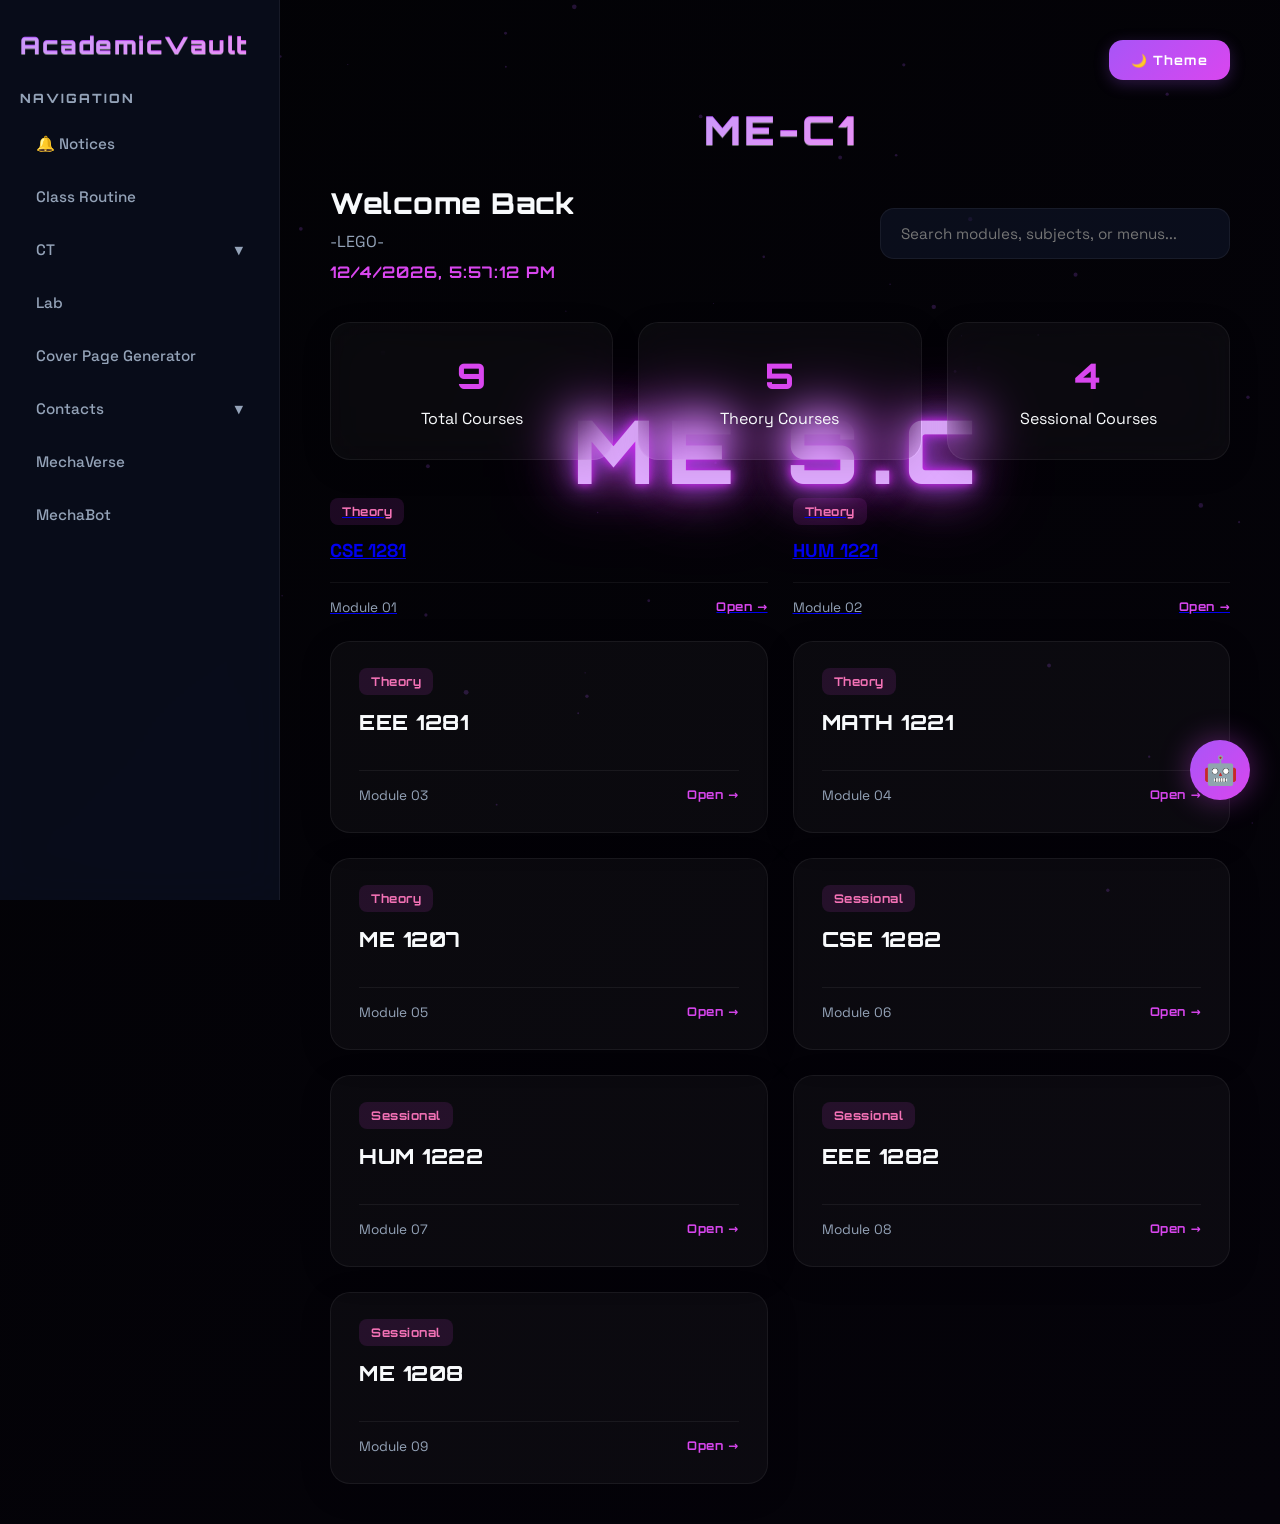
<file: index.html>
<!DOCTYPE html>
<html lang="en">
<head>
    <meta charset="UTF-8">
    <meta name="viewport" content="width=device-width, initial-scale=1.0">
    <title>Academic Vault | ME-C1</title>
    <link href="https://fonts.googleapis.com/css2?family=Inter:wght@400;500;600;700;800;900&display=swap" rel="stylesheet">
    <link rel="stylesheet" href="style.css">
</head>
<body>

    <canvas id="bg-canvas"></canvas>

    <div class="sc-diagonal-container">
        <div class="sc-background-text">ME S.C</div>
    </div>

    <header class="mobile-top-nav">
        <div class="mobile-brand">AcademicVault</div>
        <button id="menu-toggle" aria-label="Toggle Navigation Menu">
            <span class="bar"></span>
            <span class="bar"></span>
            <span class="bar"></span>
        </button>
    </header>

    <div class="app-container">
        <aside id="sidebar">
            <div class="brand">AcademicVault</div>
            
            <p class="nav-label">Navigation</p>
            <nav class="filter-menu">
                <a href="notice.html" target="_blank" class="filter-link" data-searchable="true">🔔 Notices</a>
                
                <a href="https://drive.google.com/file/d/1fqYOwr4vL2MEGUcEK6h9fCZhQkBFHQRj/view?usp=drive_link" class="filter-link" data-searchable="true">Class Routine</a>
                
                <div class="submenu-container" data-menu="ct">
                    <button class="submenu-trigger" aria-expanded="false">
                        <span>CT</span>
                        <span class="arrow">▼</span>
                    </button>
                    <div class="submenu">
                        <a href="https://drive.google.com/drive/folders/1e1M5S8H6cBG0m8AXxA0c-63E8_gGF8Ke?usp=drive_link" class="submenu-link" data-searchable="true">CT Syllabus</a>
                        <a href="https://drive.google.com/file/d/1YNEhEwLGnBkW3FYcPSHFsPYkLbB_OAie/view?usp=drive_link" target="_blank" class="submenu-link" data-searchable="true">CT Routine</a>
                    </div>
                </div>

                <a href="#" class="filter-link" data-searchable="true">Lab</a>
                <a href="https://ruet-cover-page.github.io/" target="_blank" class="filter-link" data-searchable="true">Cover Page Generator</a>
                
                <div class="submenu-container" data-menu="contacts">
                    <button class="submenu-trigger" aria-expanded="false">
                        <span>Contacts</span>
                        <span class="arrow">▼</span>
                    </button>
                    <div class="submenu">
                        <a href="#" class="submenu-link" data-searchable="true">25 Series</a>
                        <a href="https://ruet-me24.github.io/ruet-me24c/" target="_blank" class="submenu-link" data-searchable="true">24 Series</a>
                    </div>
                </div>

                <a href="https://mechaverse.ruet-bd.com/" target="_blank" class="filter-link" data-searchable="true">MechaVerse</a>
                <a href="https://sites.google.com/view/ruetmechabot" target="_blank" class="filter-link" data-searchable="true">MechaBot</a>
            </nav>
        </aside>

        <div id="sidebar-overlay"></div>



       <main>
            <div class="top-bar">
                <button id="themeBtn" aria-label="Toggle Theme">🌙 Theme</button>
            </div>

            <div class="center-title">
                <h1>ME-C1</h1>
            </div>

            <header class="main-header">
                <div class="welcome-text">
                    <h1>Welcome Back </h1>
                    <p>-LEGO-</p>
                    <div id="clock"></div>
                </div>

                <div class="search-wrapper">
                    <input
                        id="searchInput"
                        class="search-bar"
                        type="text"
                        placeholder="Search modules, subjects, or menus..."
                        autocomplete="off"
                    >
                </div>
            </header>

            <div class="stats-grid">
                <div class="stat-card" data-searchable="true">
                    <h2>9</h2>
                    <p>Total Courses</p>
                </div>
                <div class="stat-card" data-searchable="true">
                    <h2>5</h2>
                    <p>Theory Courses</p>
                </div>
                <div class="stat-card" data-searchable="true">
                    <h2>4</h2>
                    <p>Sessional Courses</p>
                </div>
            </div>

            <div id="no-results" class="no-results-message" style="display: none;">
                <p>No results found matching your search.</p>
            </div>

            <section class="notes-grid">

                <a href="https://drive.google.com/drive/folders/1PrrQdiygITBDYvfJ9hQAHvUTXiquggDc?usp=drive_link" data-searchable="true">
                    <div>
                        <div class="card-header">
                            <span class="tag">Theory</span>
                        </div>
                        <h3 class="searchable-title">CSE 1281</h3>
                        <p class="searchable-desc"></p>
                    </div>
                    <div class="card-footer">
                        <span>Module 01</span>
                        <span class="action-btn">Open →</span>
                    </div>
                </a>

                <a href="https://drive.google.com/drive/folders/1L_DAM-HN8U9l-9w7IoeMUph1OpSXiDEC?usp=drive_link" data-searchable="true">
                    <div>
                        <div class="card-header">
                            <span class="tag">Theory</span>
                        </div>
                        <h3 class="searchable-title">HUM 1221</h3>
                        <p class="searchable-desc"></p>
                    </div>
                    <div class="card-footer">
                        <span>Module 02</span>
                        <span class="action-btn">Open →</span>
                    </div>
                </a>

                <a href="https://drive.google.com/drive/folders/1Gp4gQdZPN8cekIkfUMkZS2aeHUlAakAo?usp=drive_link" target="_blank" class="note-card" data-searchable="true">
                    <div>
                        <div class="card-header">
                            <span class="tag">Theory</span>
                        </div>
                        <h3 class="searchable-title">EEE 1281</h3>
                        <p class="searchable-desc"></p>
                    </div>
                    <div class="card-footer">
                        <span>Module 03</span>
                        <span class="action-btn">Open →</span>
                    </div>
                </a>

                <a href="https://drive.google.com/drive/folders/1N1CUf5NJLReR1o3sa2xRas0zIzv8jdjN?usp=drive_link" class="note-card" data-searchable="true">
                    <div>
                        <div class="card-header">
                            <span class="tag">Theory</span>
                        </div>
                        <h3 class="searchable-title">MATH 1221</h3>
                        <p class="searchable-desc"></p>
                    </div>
                    <div class="card-footer">
                        <span>Module 04</span>
                        <span class="action-btn">Open →</span>
                    </div>
                </a>

                <a href="hhttps://drive.google.com/drive/folders/1440b1z3P2eRjBhPt3v-nBCcMO4PS7G-X?usp=drive_link" target="_blank" class="note-card" data-searchable="true">
                    <div>
                        <div class="card-header">
                            <span class="tag">Theory</span>
                        </div>
                        <h3 class="searchable-title">ME 1207</h3>
                        <p class="searchable-desc"></p>
                    </div>
                    <div class="card-footer">
                        <span>Module 05</span>
                        <span class="action-btn">Open →</span>
                    </div>
                </a>

                <a href="https://drive.google.com/drive/folders/1lPINK3MP6T-28ZFjA3L2KBGJkF6nghgV?usp=drive_link" class="note-card" data-searchable="true">
                    <div>
                        <div class="card-header">
                            <span class="tag">Sessional</span>
                        </div>
                        <h3 class="searchable-title">CSE 1282</h3>
                        <p class="searchable-desc"></p>
                    </div>
                    <div class="card-footer">
                        <span>Module 06</span>
                        <span class="action-btn">Open →</span>
                    </div>
                </a>

                <a href="https://drive.google.com/drive/folders/1mbKVoeua3xKfTY4zt1etbdgWxAv3WMeS?usp=drive_link" target="_blank" class="note-card" data-searchable="true">
                    <div>
                        <div class="card-header">
                            <span class="tag">Sessional</span>
                        </div>
                        <h3 class="searchable-title">HUM 1222</h3>
                        <p class="searchable-desc"></p>
                    </div>
                    <div class="card-footer">
                        <span>Module 07</span>
                        <span class="action-btn">Open →</span>
                    </div>
                </a>

                <a href="https://drive.google.com/drive/folders/1L1BqmDu-SLT-ap8h5K0FYOxUtvb5dj5b?usp=drive_link" target="_blank" class="note-card" data-searchable="true">
                    <div>
                        <div class="card-header">
                            <span class="tag">Sessional</span>
                        </div>
                        <h3 class="searchable-title">EEE 1282</h3>
                        <p class="searchable-desc"></p>
                    </div>
                    <div class="card-footer">
                        <span>Module 08</span>
                        <span class="action-btn">Open →</span>
                    </div>
                </a>

                <a href="https://drive.google.com/drive/folders/1XzssJMMOOE_u-5HezWMk9MG-SauWkyGf?usp=drive_link" target="_blank" class="note-card" data-searchable="true">
                    <div>
                        <div class="card-header">
                            <span class="tag">Sessional</span>
                        </div>
                        <h3 class="searchable-title">ME 1208</h3>
                        <p class="searchable-desc"></p>
                    </div>
                    <div class="card-footer">
                        <span>Module 09</span>
                        <span class="action-btn">Open →</span>
                    </div>
                </a>

                

            </section>
        </main>
    </div>

    <button id="topBtn" aria-label="Scroll to Top">↑</button>

    <a href="https://gemini.google.com" target="_blank" class="ai-button" id="aiBtn" aria-label="Open AI Assistant">🤖</a>

    <script src="script.js"></script>
</body>
</html>
</file>
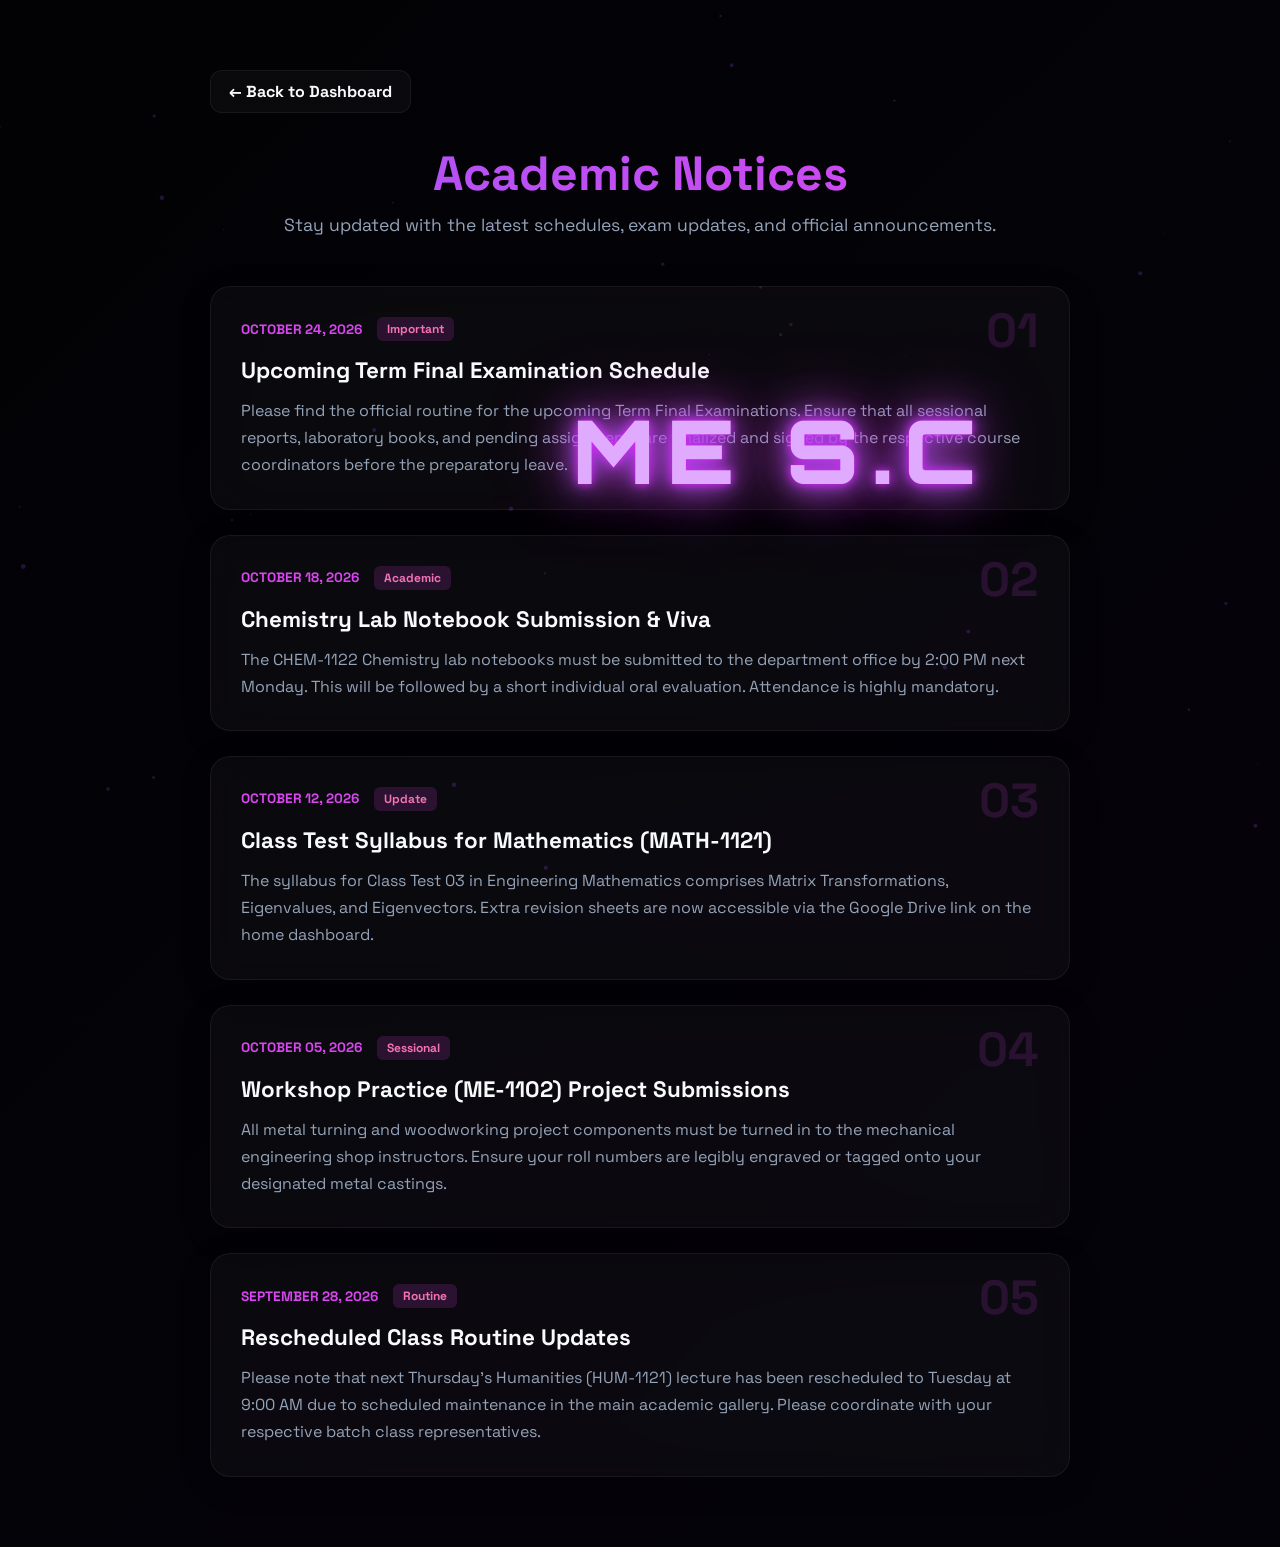
<file: notice.html>
<!DOCTYPE html>
<html lang="en">
<head>
    <meta charset="UTF-8">
    <meta name="viewport" content="width=device-width, initial-scale=1.0">
    <title>Notices | Academic Vault</title>
    <link href="https://fonts.googleapis.com/css2?family=Inter:wght@400;500;600;700;800;900&display=swap" rel="stylesheet">
    <link rel="stylesheet" href="style.css">
    <style>
        /* Specific Styles for Notice Page */
        .notice-container {
            max-width: 900px;
            margin: 50px auto;
            padding: 20px;
            animation: fadeIn 0.8s ease-out;
        }

        .notice-header {
            text-align: center;
            margin-bottom: 50px;
        }

        .notice-header h1 {
            font-size: 3rem;
            font-weight: 900;
            background: var(--accent-gradient);
            -webkit-background-clip: text;
            -webkit-text-fill-color: transparent;
            margin-bottom: 10px;
        }

        .notice-header p {
            color: var(--text-muted);
            font-size: 1.1rem;
        }

        .notice-list {
            display: flex;
            flex-direction: column;
            gap: 25px;
        }

        .notice-card-item {
            background: var(--card-bg);
            border: 1px solid var(--border-glass);
            border-radius: 20px;
            padding: 30px;
            backdrop-filter: blur(20px);
            -webkit-backdrop-filter: blur(20px);
            box-shadow: 0 8px 32px 0 rgba(0, 0, 0, 0.15);
            transition: all 0.3s cubic-bezier(0.25, 0.8, 0.25, 1);
            position: relative;
            overflow: hidden;
        }

        .notice-card-item:hover {
            transform: translateY(-5px);
            background: var(--card-hover-bg);
            border-color: rgba(217, 70, 239, 0.3);
            box-shadow: 0 12px 40px rgba(217, 70, 239, 0.15);
        }

        body.light .notice-card-item:hover {
            border-color: rgba(124, 58, 237, 0.3);
            box-shadow: 0 12px 40px rgba(124, 58, 237, 0.1);
        }

        .notice-number {
            position: absolute;
            top: 20px;
            right: 30px;
            font-size: 3rem;
            font-weight: 900;
            color: rgba(217, 70, 239, 0.15);
            line-height: 1;
        }

        body.light .notice-number {
            color: rgba(124, 58, 237, 0.12);
        }

        .notice-meta {
            display: flex;
            gap: 15px;
            align-items: center;
            margin-bottom: 15px;
        }

        .notice-date {
            font-size: 0.85rem;
            color: var(--accent-color);
            font-weight: 700;
            text-transform: uppercase;
        }

        .notice-badge {
            background: rgba(217, 70, 239, 0.15);
            color: #f472b6;
            padding: 4px 10px;
            border-radius: 6px;
            font-size: 0.75rem;
            font-weight: 700;
        }

        body.light .notice-badge {
            background: rgba(124, 58, 237, 0.1);
            color: #7c3aed;
        }

        .notice-card-item h2 {
            font-size: 1.4rem;
            color: var(--text-main);
            margin-bottom: 12px;
            padding-right: 50px;
        }

        .notice-card-item p {
            color: var(--text-muted);
            line-height: 1.7;
            font-size: 1rem;
        }

        /* Back to Home Button Link */
        .back-home-btn {
            display: inline-flex;
            align-items: center;
            gap: 8px;
            text-decoration: none;
            color: var(--text-main);
            font-weight: 700;
            margin-bottom: 30px;
            padding: 10px 18px;
            border-radius: 12px;
            background: var(--card-bg);
            border: 1px solid var(--border-glass);
            transition: all 0.3s ease;
        }

        .back-home-btn:hover {
            background: var(--card-hover-bg);
            transform: translateX(-4px);
        }
    </style>
</head>
<body>

    <canvas id="bg-canvas"></canvas>

    <div class="sc-diagonal-container">
        <div class="sc-background-text">ME S.C</div>
    </div>

    <div class="notice-container">
        <a href="index.html" class="back-home-btn">← Back to Dashboard</a>

        <header class="notice-header">
            <h1>Academic Notices</h1>
            <p>Stay updated with the latest schedules, exam updates, and official announcements.</p>
        </header>

        <div class="notice-list">

            <article class="notice-card-item">
                <span class="notice-number">01</span>
                <div class="notice-meta">
                    <span class="notice-date">October 24, 2026</span>
                    <span class="notice-badge">Important</span>
                </div>
                <h2>Upcoming Term Final Examination Schedule</h2>
                <p>
                    Please find the official routine for the upcoming Term Final Examinations. Ensure that all sessional reports, laboratory books, and pending assignments are finalized and signed by the respective course coordinators before the preparatory leave.
                </p>
            </article>

            <article class="notice-card-item">
                <span class="notice-number">02</span>
                <div class="notice-meta">
                    <span class="notice-date">October 18, 2026</span>
                    <span class="notice-badge">Academic</span>
                </div>
                <h2>Chemistry Lab Notebook Submission & Viva</h2>
                <p>
                    The CHEM-1122 Chemistry lab notebooks must be submitted to the department office by 2:00 PM next Monday. This will be followed by a short individual oral evaluation. Attendance is highly mandatory.
                </p>
            </article>

            <article class="notice-card-item">
                <span class="notice-number">03</span>
                <div class="notice-meta">
                    <span class="notice-date">October 12, 2026</span>
                    <span class="notice-badge">Update</span>
                </div>
                <h2>Class Test Syllabus for Mathematics (MATH-1121)</h2>
                <p>
                    The syllabus for Class Test 03 in Engineering Mathematics comprises Matrix Transformations, Eigenvalues, and Eigenvectors. Extra revision sheets are now accessible via the Google Drive link on the home dashboard.
                </p>
            </article>

            <article class="notice-card-item">
                <span class="notice-number">04</span>
                <div class="notice-meta">
                    <span class="notice-date">October 05, 2026</span>
                    <span class="notice-badge">Sessional</span>
                </div>
                <h2>Workshop Practice (ME-1102) Project Submissions</h2>
                <p>
                    All metal turning and woodworking project components must be turned in to the mechanical engineering shop instructors. Ensure your roll numbers are legibly engraved or tagged onto your designated metal castings.
                </p>
            </article>

            <article class="notice-card-item">
                <span class="notice-number">05</span>
                <div class="notice-meta">
                    <span class="notice-date">September 28, 2026</span>
                    <span class="notice-badge">Routine</span>
                </div>
                <h2>Rescheduled Class Routine Updates</h2>
                <p>
                    Please note that next Thursday's Humanities (HUM-1121) lecture has been rescheduled to Tuesday at 9:00 AM due to scheduled maintenance in the main academic gallery. Please coordinate with your respective batch class representatives.
                </p>
            </article>

        </div>
    </div>

    <script>
        document.addEventListener('DOMContentLoaded', () => {
            // Synchronize Light/Dark Theme Preference
            if (localStorage.getItem("theme") === "light") {
                document.body.classList.add("light");
            }

            // Particle Background initialization matching the main index logic
            const canvas = document.getElementById("bg-canvas");
            const ctx = canvas.getContext("2d");

            function resize() {
                canvas.width = window.innerWidth;
                canvas.height = window.innerHeight;
            }
            resize();
            window.addEventListener("resize", resize);

            let particles = [];
            class Particle {
                constructor() {
                    this.x = Math.random() * canvas.width;
                    this.y = Math.random() * canvas.height;
                    this.size = Math.random() * 2 + 0.5;
                    this.speedX = Math.random() * 0.3 - 0.15;
                    this.speedY = Math.random() * 0.3 - 0.15;
                }
                update() {
                    this.x += this.speedX;
                    this.y += this.speedY;
                    if (this.x > canvas.width) this.x = 0;
                    if (this.x < 0) this.x = canvas.width;
                    if (this.y > canvas.height) this.y = 0;
                    if (this.y < 0) this.y = canvas.height;
                }
                draw() {
                    ctx.fillStyle = document.body.classList.contains("light") 
                        ? "rgba(124, 58, 237, 0.1)" 
                        : "rgba(168, 85, 247, 0.2)";
                    ctx.beginPath();
                    ctx.arc(this.x, this.y, this.size, 0, Math.PI * 2);
                    ctx.fill();
                }
            }

            for (let i = 0; i < 40; i++) {
                particles.push(new Particle());
            }

            function animate() {
                ctx.clearRect(0, 0, canvas.width, canvas.height);
                particles.forEach(p => {
                    p.update();
                    p.draw();
                });
                requestAnimationFrame(animate);
            }
            animate();
        });
    </script>
</body>
</html>
</file>
<file: style.css>
/* ==========================================================================
   1. IMPORT ROBOTIC & SPACE FONTS
   ========================================================================== */
@import url('https://fonts.googleapis.com/css2?family=Orbitron:wght@400;600;800;900&family=Space+Grotesk:wght@400;500;600;700&display=swap');

/* ==========================================================================
   2. ROOT VARIABLES & THEMES
   ========================================================================== */
:root {
    /* Dark Mode (Default) */
    --bg-gradient: linear-gradient(135deg, #020205 0%, #05030a 100%);
    --sidebar-bg: rgba(10, 15, 30, 0.85);
    --card-bg: rgba(255, 255, 255, 0.03);
    --card-hover-bg: rgba(255, 255, 255, 0.07);
    --text-main: #f8fafc;
    --text-muted: #94a3b8;
    --accent-color: #d946ef;
    --accent-gradient: linear-gradient(135deg, #a855f7 0%, #d946ef 100%);
    --border-glass: rgba(255, 255, 255, 0.06);
    --highlight-bg: rgba(217, 70, 239, 0.3);
    --active-menu-bg: rgba(168, 85, 247, 0.2);

    /* Font configurations */
    --font-space: 'Space Grotesk', system-ui, -apple-system, sans-serif;
    --font-robot: 'Orbitron', system-ui, -apple-system, sans-serif;
    
    /* Text Glossy Reflection effect */
    --text-gloss: 0 1px 0 rgba(255, 255, 255, 0.4);
}

/* Light Mode Override */
body.light {
    --bg-gradient: linear-gradient(135deg, #f1f5f9 0%, #e2e8f0 100%);
    --sidebar-bg: rgba(255, 255, 255, 0.85);
    --card-bg: rgba(255, 255, 255, 0.65);
    --card-hover-bg: rgba(255, 255, 255, 0.9);
    --text-main: #0f172a;
    --text-muted: #475569;
    --accent-color: #a855f7;
    --accent-gradient: linear-gradient(135deg, #7c3aed 0%, #a855f7 100%);
    --border-glass: rgba(15, 23, 42, 0.12);
    --highlight-bg: rgba(168, 85, 247, 0.25);
    --active-menu-bg: rgba(124, 58, 237, 0.15);
    --text-gloss: none;
}

/* ==========================================================================
   3. BASE STYLES & RESET
   ========================================================================== */
* {
    margin: 0;
    padding: 0;
    box-sizing: border-box;
    font-family: var(--font-space); /* Space Grotesk globally for body text */
    transition: background-color 0.3s ease, border-color 0.3s ease;
}

body {
    background: var(--bg-gradient);
    color: var(--text-main);
    min-height: 100vh;
    overflow-x: hidden;
}

/* Background canvas and animated background text */
#bg-canvas {
    position: fixed;
    top: 0;
    left: 0;
    width: 100%;
    height: 100%;
    pointer-events: none;
    z-index: 1;
}

.sc-diagonal-container {
    position: fixed;
    top: 0;
    left: 0;
    width: 100%;
    height: 100%;
    display: flex;
    justify-content: center;
    align-items: center;
    pointer-events: none;
    z-index: 1;
    padding-left: 280px;
}

.sc-background-text {
    font-family: var(--font-robot); /* Orbitron for massive space background text */
    font-size: 5.5rem;
    font-weight: 900;
    color: #e0aaff;
    letter-spacing: 12px;
    text-shadow:
        0 0 10px #df24ff,
        0 0 25px #a855f7,
        0 0 50px #d946ef,
        0 0 80px rgba(217, 70, 239, 0.6);
    animation: diagonalMovement 12s ease-in-out infinite alternate;
}

/* High contrast background text in Light Mode */
body.light .sc-background-text {
    color: rgba(124, 58, 237, 0.12);
    text-shadow: none;
}

@keyframes diagonalMovement {
    0% { transform: translate(-50px, -50px); }
    50% { transform: translate(0px, 0px) scale(1.05); }
    100% { transform: translate(50px, 50px); }
}

/* App structure */
.app-container {
    display: flex;
    position: relative;
    z-index: 2;
}

/* ==========================================================================
   4. SIDEBAR NAVIGATION
   ========================================================================== */
aside {
    width: 280px;
    background: var(--sidebar-bg);
    backdrop-filter: blur(20px);
    -webkit-backdrop-filter: blur(20px);
    border-right: 1px solid var(--border-glass);
    padding: 30px 20px;
    position: fixed;
    height: 100vh;
    overflow-y: auto;
    z-index: 100;
    transition: transform 0.4s cubic-bezier(0.4, 0, 0.2, 1);
}

.brand {
    font-family: var(--font-robot); /* Orbitron brand logo */
    font-size: 1.5rem;
    font-weight: 900;
    letter-spacing: 1.5px;
    background: var(--accent-gradient);
    -webkit-background-clip: text;
    -webkit-text-fill-color: transparent;
    margin-bottom: 30px;
    text-shadow: var(--text-gloss);
}

.nav-label {
    font-family: var(--font-robot); /* Orbitron nav indicators */
    font-size: 0.8rem;
    letter-spacing: 2px;
    color: var(--text-muted);
    margin-bottom: 15px;
    font-weight: 800;
    text-transform: uppercase;
}

.filter-menu {
    display: flex;
    flex-direction: column;
    gap: 8px;
}

.filter-link, .submenu-trigger {
    display: flex;
    justify-content: space-between;
    align-items: center;
    text-decoration: none;
    padding: 13px 16px;
    border-radius: 12px;
    color: var(--text-muted);
    font-weight: 500;
    font-size: 0.95rem;
    background: none;
    border: none;
    width: 100%;
    text-align: left;
    cursor: pointer;
    transition: all 0.3s cubic-bezier(0.25, 0.8, 0.25, 1);
}

.filter-link:hover, .submenu-trigger:hover {
    background: var(--card-hover-bg);
    color: var(--text-main);
    transform: translateX(4px);
}

/* Active Class Highlight with subtle neon scale */
.filter-link.active, .submenu-link.active {
    background: var(--accent-gradient);
    color: white !important;
    font-weight: 700;
    box-shadow: 0 4px 15px rgba(217, 70, 239, 0.3);
}

/* Submenu Containers */
.submenu-container {
    display: flex;
    flex-direction: column;
    width: 100%;
}

.submenu-trigger .arrow {
    font-size: 0.7rem;
    transition: transform 0.3s ease;
}

.submenu-container.open .submenu-trigger .arrow {
    transform: rotate(180deg);
}

.submenu-container.open .submenu-trigger {
    background: var(--active-menu-bg);
    color: var(--text-main);
}

.submenu {
    max-height: 0;
    overflow: hidden;
    transition: max-height 0.3s cubic-bezier(0.4, 0, 0.2, 1);
    padding-left: 15px;
    display: flex;
    flex-direction: column;
    gap: 4px;
}

.submenu-container.open .submenu {
    max-height: 150px;
    margin-top: 4px;
    margin-bottom: 4px;
}

.submenu-link {
    text-decoration: none;
    padding: 10px 16px;
    font-size: 0.9rem;
    color: var(--text-muted);
    border-radius: 10px;
    transition: all 0.3s ease;
}

.submenu-link:hover {
    background: var(--card-hover-bg);
    color: var(--text-main);
    transform: translateX(4px);
}

/* ==========================================================================
   5. MAIN CONTENT & TOP BAR
   ========================================================================== */
main {
    margin-left: 280px;
    padding: 40px 50px;
    flex: 1;
    min-height: 100vh;
    animation: fadeIn 0.8s ease-out;
}

.top-bar {
    display: flex;
    justify-content: flex-end;
    align-items: center;
    margin-bottom: 25px;
}

#themeBtn {
    font-family: var(--font-robot); /* Orbitron toggle style */
    font-size: 0.8rem;
    letter-spacing: 1px;
    background: var(--accent-gradient);
    border: none;
    padding: 12px 22px;
    border-radius: 14px;
    color: white;
    font-weight: 700;
    cursor: pointer;
    box-shadow: 0 4px 15px rgba(168, 85, 247, 0.25);
    transition: transform 0.3s ease, box-shadow 0.3s ease;
}

#themeBtn:hover {
    transform: translateY(-2px);
    box-shadow: 0 6px 20px rgba(168, 85, 247, 0.4);
}

.center-title {
    display: flex;
    justify-content: center;
    margin-bottom: 30px;
}

.center-title h1 {
    font-family: var(--font-robot); /* Orbitron main landing title */
    font-size: 2.5rem;
    font-weight: 900;
    background: var(--accent-gradient);
    -webkit-background-clip: text;
    -webkit-text-fill-color: transparent;
    letter-spacing: 3px;
    text-shadow: var(--text-gloss);
}

.main-header {
    display: flex;
    justify-content: space-between;
    align-items: center;
    gap: 20px;
    margin-bottom: 40px;
}

.welcome-text h1 {
    font-family: var(--font-robot); /* Orbitron secondary headings */
    font-size: 1.8rem;
    margin-bottom: 10px;
    font-weight: 800;
    letter-spacing: 0.5px;
}

.welcome-text p {
    color: var(--text-muted);
}

#clock {
    font-family: var(--font-robot); /* Robotic-style tracking clock */
    margin-top: 10px;
    font-weight: 700;
    color: var(--accent-color);
    font-size: 1rem;
    letter-spacing: 1px;
}

/* ==========================================================================
   6. SEARCH BAR & SEARCH HIGHLIGHTS
   ========================================================================== */
.search-wrapper {
    width: 350px;
}

.search-bar {
    width: 100%;
    padding: 15px 20px;
    border-radius: 14px;
    border: 1px solid var(--border-glass);
    background: rgba(15, 23, 42, 0.6);
    color: white;
    outline: none;
    font-size: 0.95rem;
    transition: all 0.3s ease;
}

.search-bar:focus {
    border-color: var(--accent-color);
    box-shadow: 0 0 15px rgba(217, 70, 239, 0.25);
}

body.light .search-bar {
    background: rgba(255, 255, 255, 0.9);
    color: #0f172a;
    border: 1px solid rgba(15, 23, 42, 0.15);
}

body.light .search-bar:focus {
    border-color: #7c3aed;
    box-shadow: 0 0 15px rgba(124, 58, 237, 0.15);
}

mark.highlight {
    background: var(--highlight-bg);
    color: inherit;
    border-radius: 4px;
    padding: 0 2px;
}

.no-results-message {
    grid-column: 1 / -1;
    text-align: center;
    padding: 40px;
    background: var(--card-bg);
    border-radius: 20px;
    border: 1px solid var(--border-glass);
    font-size: 1.1rem;
    color: var(--text-muted);
}

/* ==========================================================================
   7. STATS & COURSE CARDS
   ========================================================================== */
.stats-grid {
    display: grid;
    grid-template-columns: repeat(auto-fit, minmax(220px, 1fr));
    gap: 25px;
    margin-bottom: 40px;
}

.stat-card {
    background: var(--card-bg);
    padding: 30px;
    border-radius: 20px;
    text-align: center;
    backdrop-filter: blur(20px);
    -webkit-backdrop-filter: blur(20px);
    border: 1px solid var(--border-glass);
    box-shadow: 0 8px 32px 0 rgba(0, 0, 0, 0.1);
}

.stat-card h2 {
    font-family: var(--font-robot); /* Orbitron counts/stats */
    font-size: 2.2rem;
    color: var(--accent-color);
    margin-bottom: 10px;
    font-weight: 800;
}

.notes-grid {
    display: grid;
    grid-template-columns: repeat(auto-fill, minmax(320px, 1fr));
    gap: 25px;
}

.note-card {
    background: var(--card-bg);
    border: 1px solid var(--border-glass);
    border-radius: 20px;
    padding: 28px;
    text-decoration: none;
    display: flex;
    flex-direction: column;
    justify-content: space-between;
    position: relative;
    overflow: hidden;
    transition: all 0.3s cubic-bezier(0.25, 0.8, 0.25, 1);
    box-shadow: 0 8px 32px 0 rgba(0, 0, 0, 0.15);
    animation: fadeUp 0.8s cubic-bezier(0.25, 1, 0.5, 1) both;
}

/* Glossy highlight line overlay on top of note cards */
.note-card::after {
    content: '';
    position: absolute;
    top: 0;
    left: -150%;
    width: 150%;
    height: 100%;
    background: linear-gradient(
        90deg, 
        rgba(255, 255, 255, 0) 0%, 
        rgba(255, 255, 255, 0.04) 50%, 
        rgba(255, 255, 255, 0) 100%
    );
    transition: left 0.6s ease;
}

.note-card:hover::after {
    left: 150%;
}

.note-card:hover {
    transform: translateY(-8px);
    background: var(--card-hover-bg);
    border-color: rgba(217, 70, 239, 0.3);
    box-shadow: 0 12px 40px rgba(217, 70, 239, 0.15);
}

body.light .note-card:hover {
    border-color: rgba(124, 58, 237, 0.3);
    box-shadow: 0 12px 40px rgba(124, 58, 237, 0.1);
}

.card-header {
    margin-bottom: 18px;
}

.tag {
    font-family: var(--font-robot); /* Orbitron for small structural tags */
    background: rgba(217, 70, 239, 0.12);
    color: #f472b6;
    padding: 6px 12px;
    border-radius: 8px;
    font-size: 0.75rem;
    font-weight: 700;
    letter-spacing: 0.5px;
}

body.light .tag {
    background: rgba(124, 58, 237, 0.1);
    color: #7c3aed;
}

.note-card h3 {
    font-family: var(--font-robot); /* Orbitron Subject codes */
    color: var(--text-main);
    margin: 15px 0;
    font-size: 1.3rem;
    font-weight: 800;
    letter-spacing: 0.5px;
}

.note-card p {
    color: var(--text-muted);
    line-height: 1.6;
    font-size: 0.95rem;
}

.card-footer {
    display: flex;
    justify-content: space-between;
    border-top: 1px solid var(--border-glass);
    padding-top: 16px;
    margin-top: 20px;
    color: var(--text-muted);
    font-size: 0.85rem;
}

.action-btn {
    font-family: var(--font-robot); /* Orbitron actions */
    font-size: 0.75rem;
    letter-spacing: 0.5px;
    color: var(--accent-color);
    font-weight: 700;
    transition: transform 0.3s ease;
}

.note-card:hover .action-btn {
    transform: translateX(4px);
}

/* ==========================================================================
   8. FLOATING ACTION BUTTONS
   ========================================================================== */
#topBtn {
    position: fixed;
    bottom: 30px;
    right: 30px;
    width: 55px;
    height: 55px;
    border: none;
    border-radius: 50%;
    background: var(--accent-gradient);
    color: white;
    font-size: 22px;
    cursor: pointer;
    z-index: 99;
    box-shadow: 0 4px 15px rgba(217, 70, 239, 0.4);
    opacity: 0;
    visibility: hidden;
    transition: all 0.3s ease;
}

#topBtn.show {
    opacity: 1;
    visibility: visible;
}

#topBtn:hover {
    transform: translateY(-4px);
    box-shadow: 0 6px 20px rgba(217, 70, 239, 0.6);
}

.ai-button {
    position: fixed;
    bottom: 100px;
    right: 30px;
    width: 60px;
    height: 60px;
    border-radius: 50%;
    display: flex;
    justify-content: center;
    align-items: center;
    font-size: 28px;
    background: var(--accent-gradient);
    color: white;
    box-shadow: 0 0 30px rgba(217, 70, 239, 0.4);
    cursor: pointer;
    z-index: 99;
    text-decoration: none;
    transition: all 0.3s ease;
}

.ai-button:hover {
    transform: scale(1.1) translateY(-2px);
    box-shadow: 0 0 35px rgba(217, 70, 239, 0.7);
}

/* ==========================================================================
   9. MOBILE RESPONSIVENESS & SIDEBAR TOGGLES
   ========================================================================== */
.mobile-top-nav {
    display: none;
}

#sidebar-overlay {
    position: fixed;
    top: 0;
    left: 0;
    width: 100vw;
    height: 100vh;
    background: rgba(0, 0, 0, 0.5);
    backdrop-filter: blur(4px);
    z-index: 95;
    opacity: 0;
    visibility: hidden;
    transition: all 0.3s ease;
}

@media(max-width: 1024px) {
    .mobile-top-nav {
        display: flex;
        justify-content: space-between;
        align-items: center;
        background: var(--sidebar-bg);
        backdrop-filter: blur(20px);
        -webkit-backdrop-filter: blur(20px);
        border-bottom: 1px solid var(--border-glass);
        padding: 15px 25px;
        position: fixed;
        top: 0;
        left: 0;
        width: 100%;
        height: 70px;
        z-index: 101;
    }

    .mobile-brand {
        font-family: var(--font-robot);
        font-size: 1.3rem;
        font-weight: 900;
        letter-spacing: 1px;
        background: var(--accent-gradient);
        -webkit-background-clip: text;
        -webkit-text-fill-color: transparent;
    }

    #menu-toggle {
        background: none;
        border: none;
        cursor: pointer;
        display: flex;
        flex-direction: column;
        gap: 6px;
        padding: 8px;
    }

    #menu-toggle .bar {
        display: block;
        width: 25px;
        height: 3px;
        background: var(--text-main);
        border-radius: 3px;
        transition: all 0.3s ease;
    }

    #menu-toggle.active .bar:nth-child(1) {
        transform: translateY(9px) rotate(45deg);
    }
    #menu-toggle.active .bar:nth-child(2) {
        opacity: 0;
    }
    #menu-toggle.active .bar:nth-child(3) {
        transform: translateY(-9px) rotate(-45deg);
    }

    aside {
        transform: translateX(-100%);
        top: 70px;
        height: calc(100vh - 70px);
        width: 290px;
        box-shadow: 15px 0 30px rgba(0, 0, 0, 0.4);
    }

    aside.active {
        transform: translateX(0);
    }

    #sidebar-overlay.active {
        opacity: 1;
        visibility: visible;
    }

    .app-container {
        padding-top: 70px;
    }

    main {
        margin-left: 0;
        padding: 30px 20px;
    }

    .main-header {
        flex-direction: column;
        align-items: stretch;
    }

    .search-wrapper {
        width: 100%;
    }

    .sc-diagonal-container {
        padding-left: 0;
    }

    .sc-background-text {
        font-size: 3rem;
        letter-spacing: 4px;
    }
}

/* ==========================================================================
   10. KEYFRAMES & TRANSITIONS
   ========================================================================== */
@keyframes fadeIn {
    from { opacity: 0; }
    to { opacity: 1; }
}

@keyframes fadeUp {
    from {
        opacity: 0;
        transform: translateY(40px);
    }
    to {
        opacity: 1;
        transform: translateY(0);
    }
}
</file>
